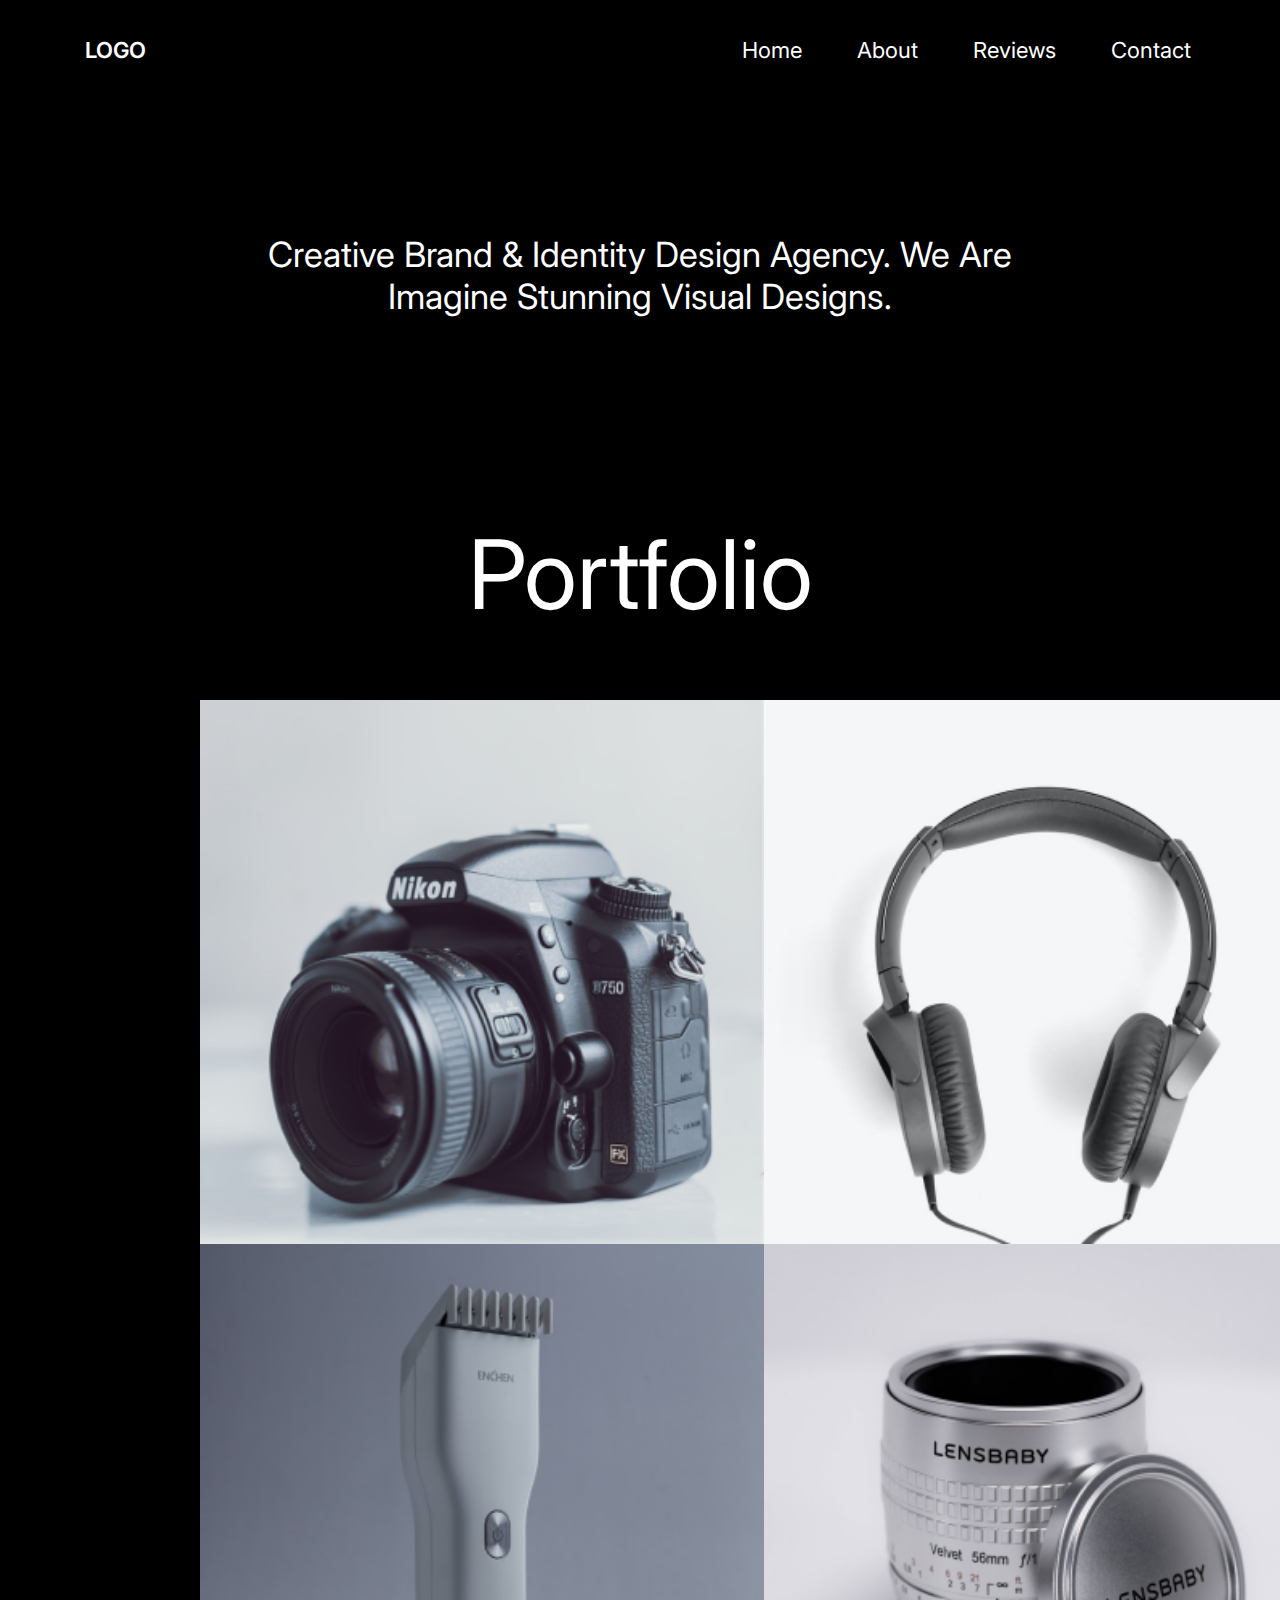
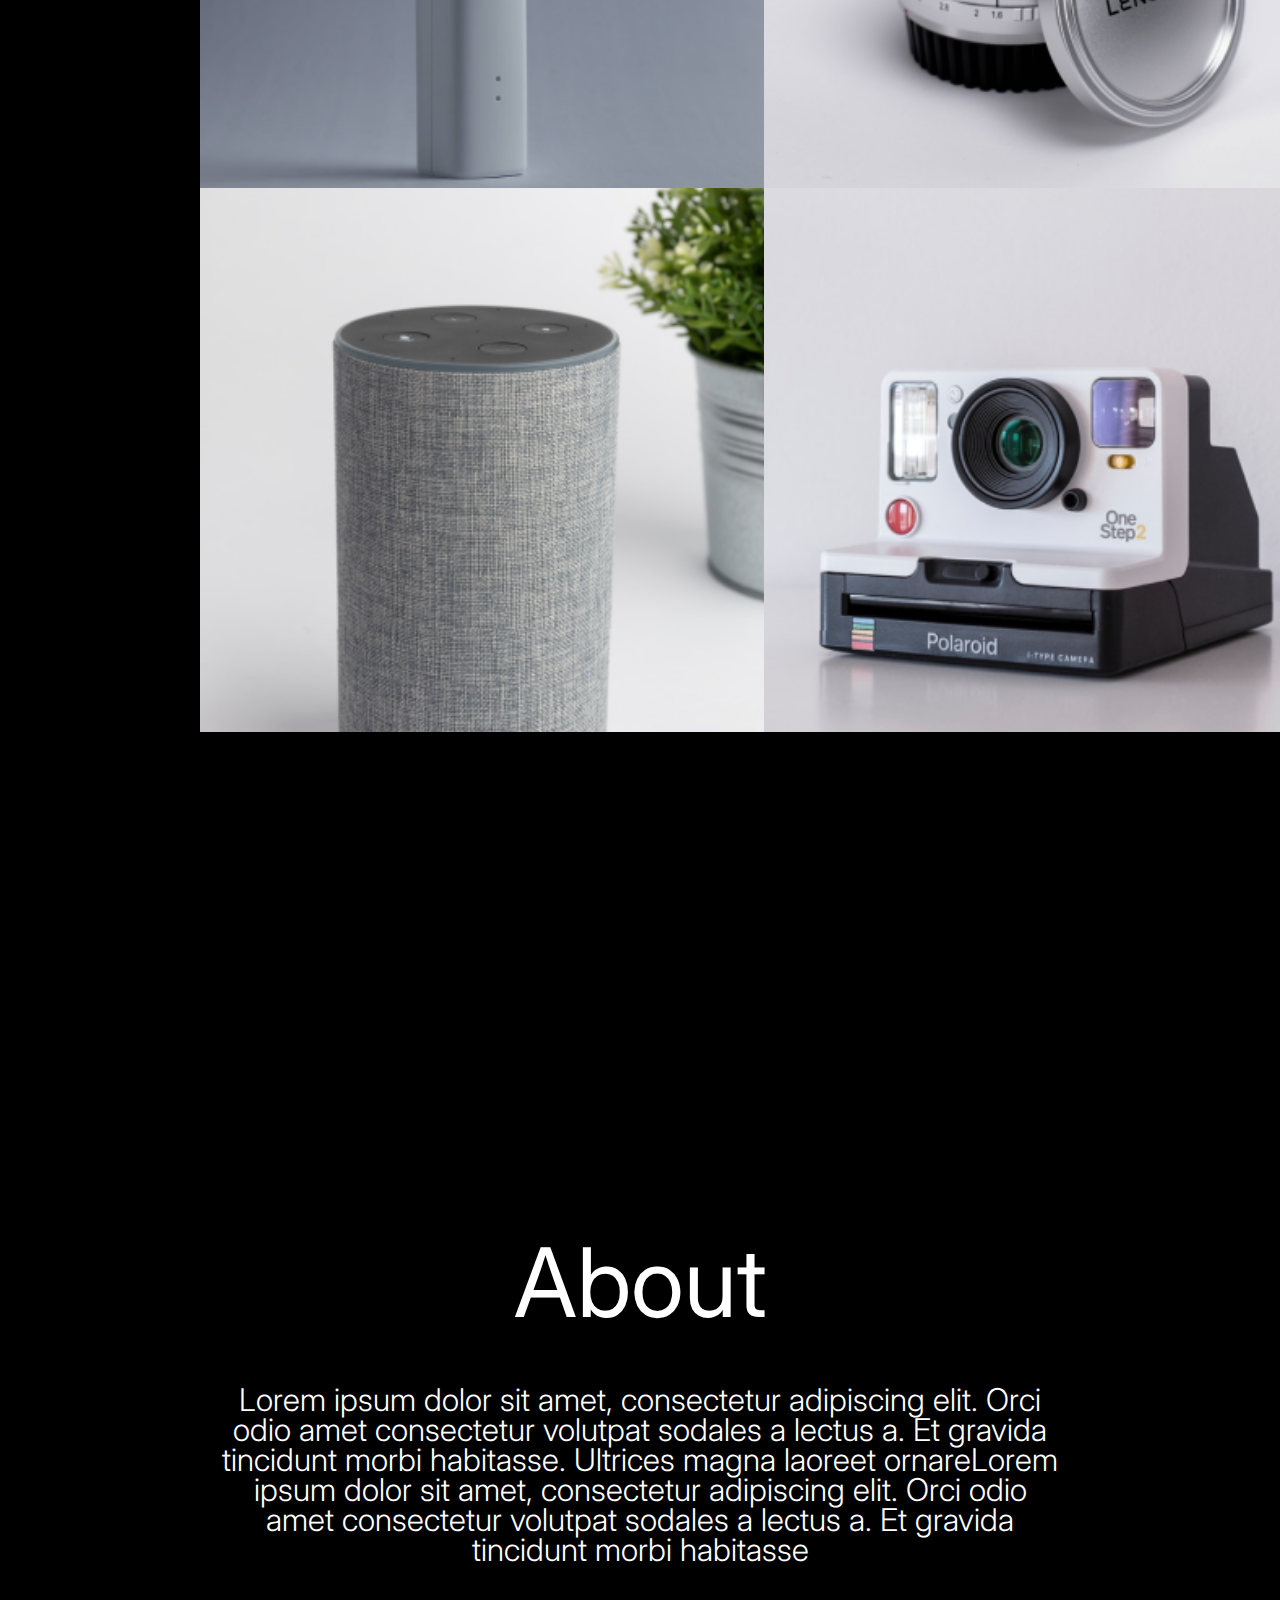
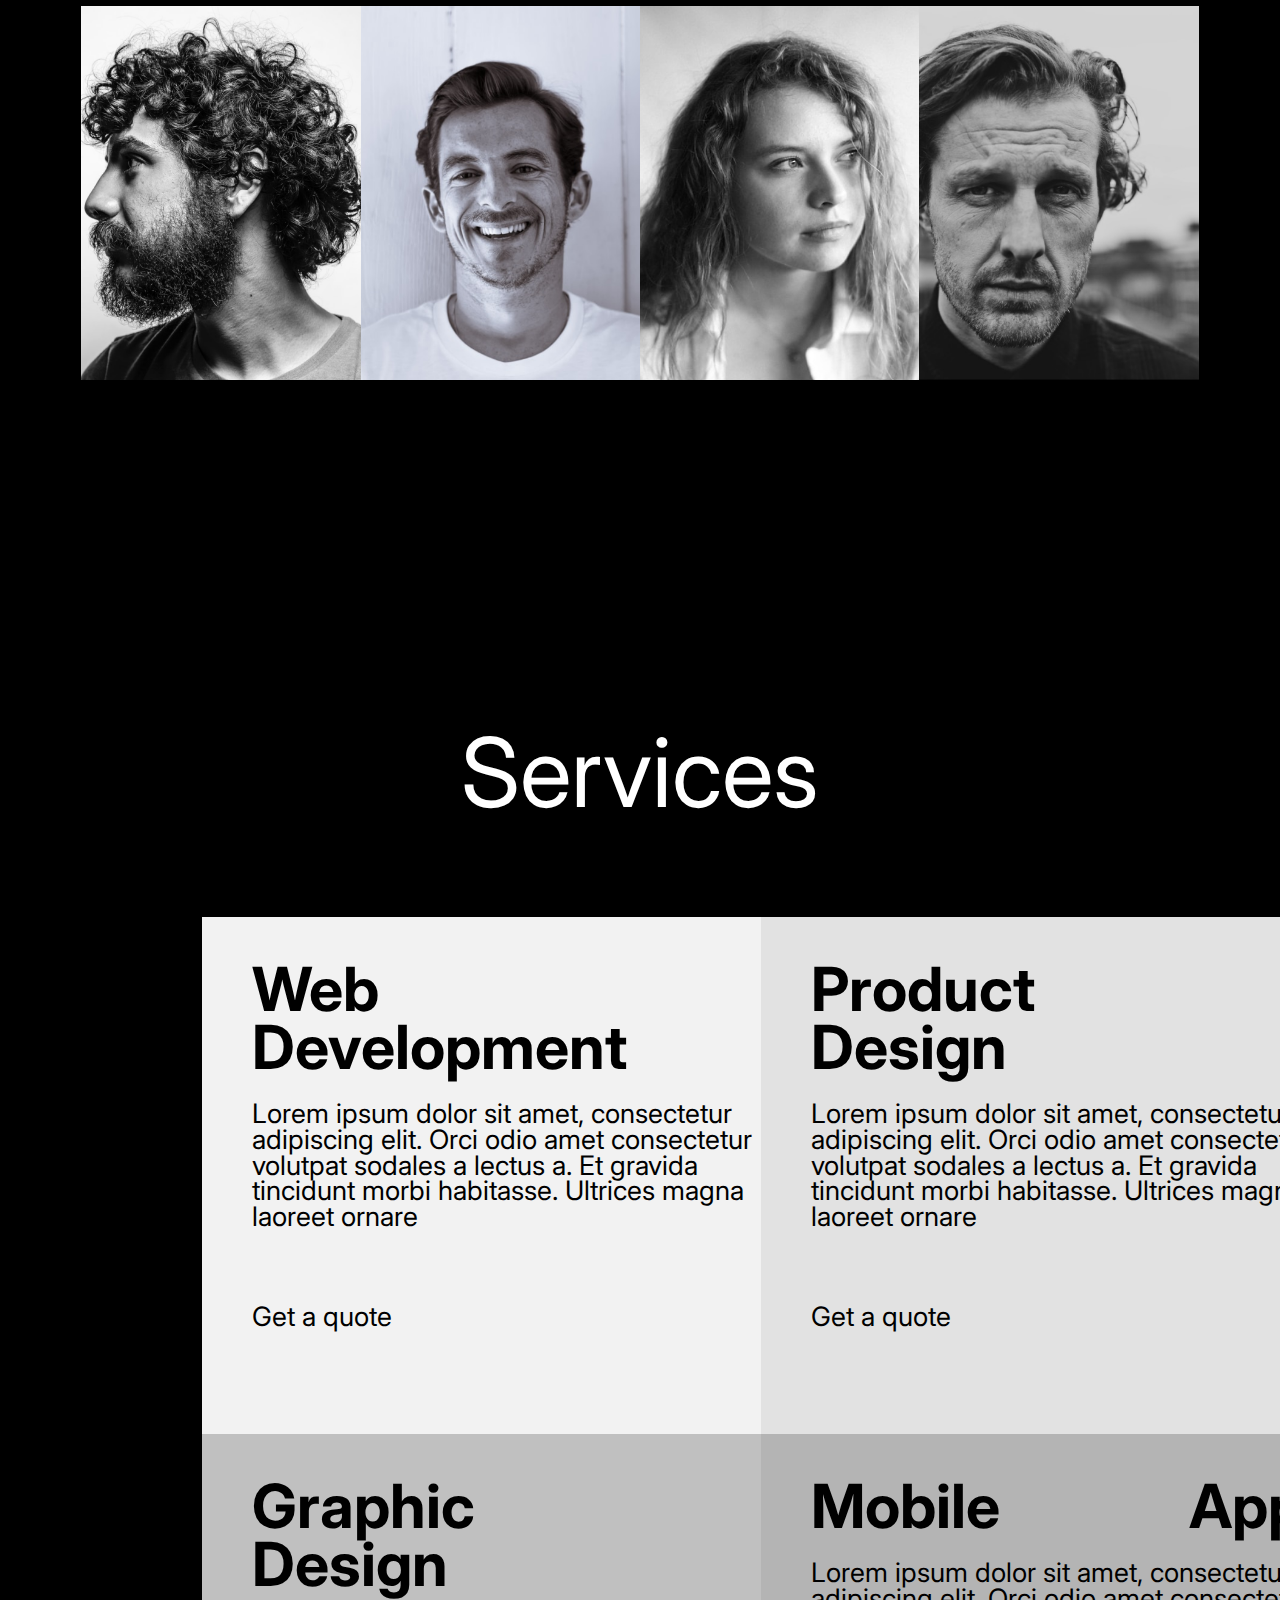
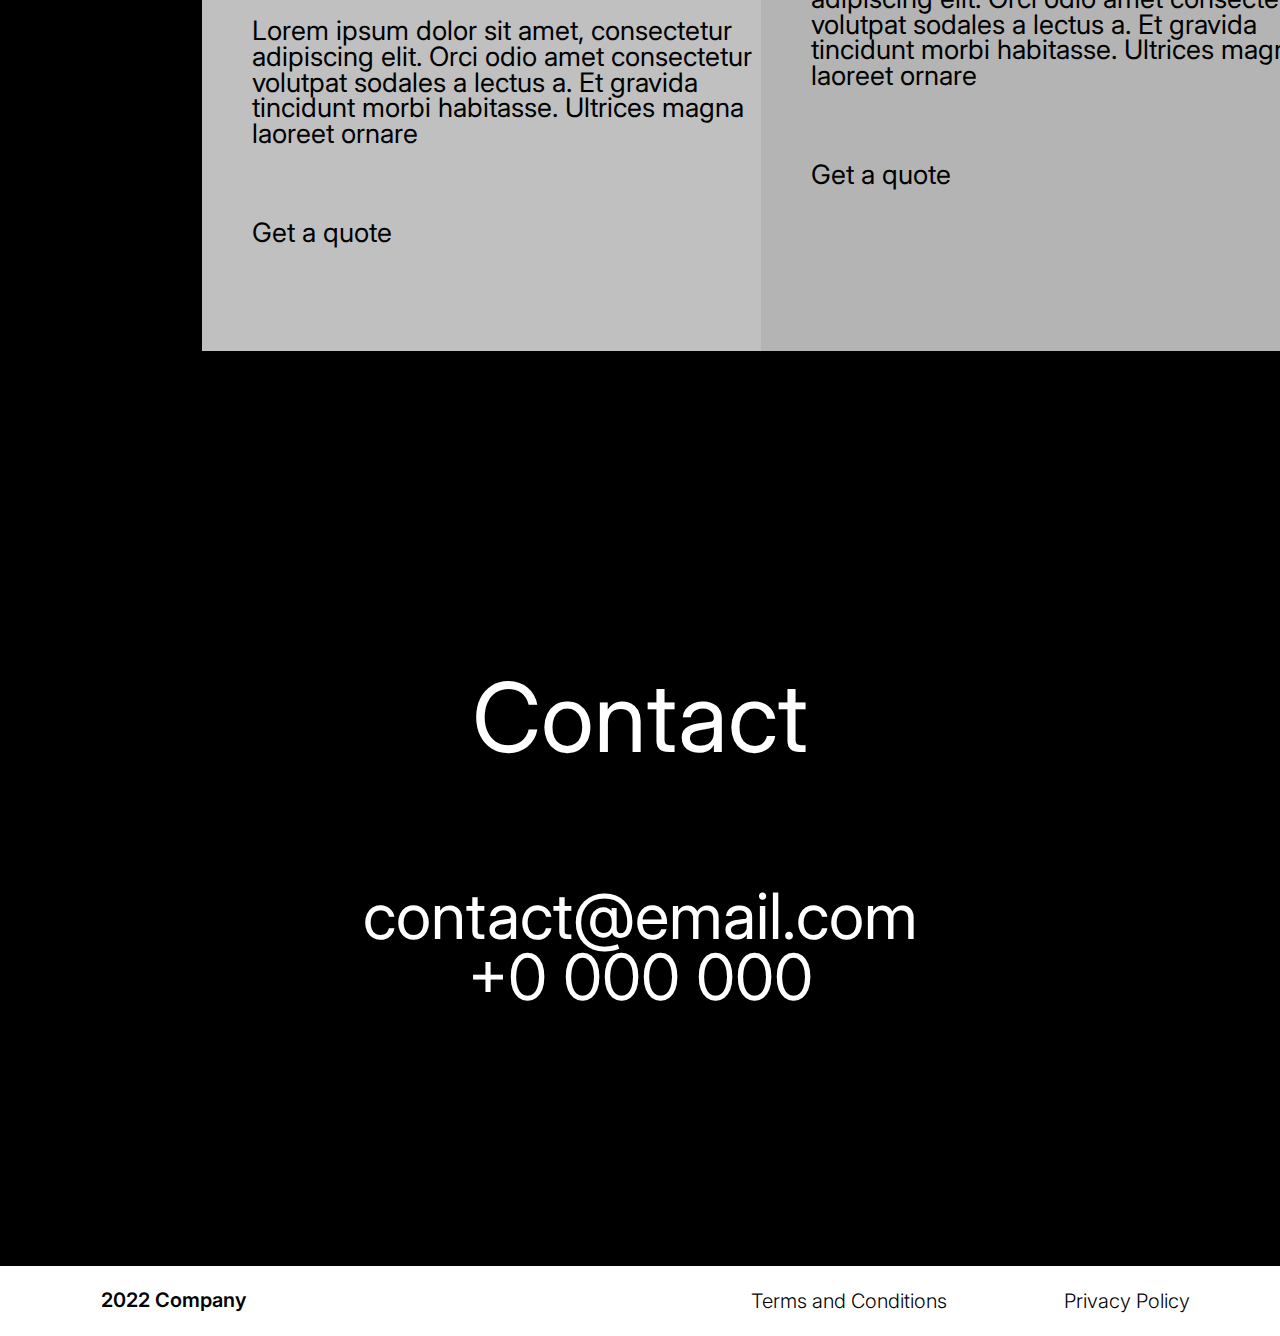
<file: index.html>
<!DOCTYPE html>
<html lang="en">
<head>
    <meta charset="UTF-8">
    <meta http-equiv="X-UA-Compatible" content="IE=edge">
    <meta name="viewport" content="width=device-width, initial-scale=1.0">
    <link rel="stylesheet" href="style.css">
    <link rel="stylesheet" href="about.html">
    <title>Figma website remake</title>
</head>
<body>
    <header>
        <div class="logo">
            <p class="logo-text">LOGO</p>
        </div>
        <div class="header-links">
            <a href="index.html" class="header-link">Home</a>
            <a href="about.html" class="header-link">About</a>
            <a href="#" class="header-link">Reviews</a>
            <a href="#" class="header-link">Contact</a>
        </div>
    </header>
    <div class="first-text-container">
        <p class="first-text">Creative Brand & Identity Design Agency. We Are Imagine Stunning Visual Designs.</p>
    </div>
    <div class="picture-portfolio">
        <div class="picture-portfolio-title">
            <h1 class="first-page-title">Portfolio</h1>
        </div>
        <div class="picture-portfolio-pics">
            <div class="portfolio-pic-container"><img src="/media/Screenshot 2023-03-02 233104.png" class="portfolio-img"></div>
            <div class="portfolio-pic-container"><img src="/media/Screenshot 2023-03-02 233447.png" class="portfolio-img"></div>
            <div class="portfolio-pic-container"><img src="/media/Screenshot 2023-03-02 233225.png" class="portfolio-img"></div>
            <div class="portfolio-pic-container"><img src="/media/Screenshot 2023-03-02 233258.png" class="portfolio-img"></div>
            <div class="portfolio-pic-container"><img src="/media/Screenshot 2023-03-02 233337.png" class="portfolio-img"></div>
            <div class="portfolio-pic-container"><img src="/media/Screenshot 2023-03-02 233416.png" class="portfolio-img"></div>
        </div>
    </div>
    <div class="about-container">
        <div class="about-title">
            <h1 class="first-page-title">About</h1>
        </div>
        <div class="about-text">
            <p class="about-text-1">Lorem ipsum dolor sit amet, consectetur adipiscing elit. Orci odio amet consectetur volutpat sodales a lectus a. Et gravida tincidunt morbi habitasse. Ultrices magna laoreet ornareLorem ipsum dolor sit amet, consectetur adipiscing elit. Orci odio amet consectetur volutpat sodales a lectus a. Et gravida tincidunt morbi habitasse</p>
        </div>
        <div class="about-pics">
            <div class="about-pic-container"><img src="/media/Screenshot 2023-03-06 101414.png" class="about-img"></div>
            <div class="about-pic-container"><img src="/media/Screenshot 2023-03-06 101437.png" class="about-img"></div>
            <div class="about-pic-container"><img src="/media/Screenshot 2023-03-06 101502.png" class="about-img"></div>
            <div class="about-pic-container"><img src="/media/Screenshot 2023-03-06 101527.png" class="about-img"></div>
        </div>
    </div>
    <div class="services-container">
        <div class="services-title">
            <h1 class="first-page-title">Services</h1>
        </div>
        <div class="service-boxes">
            <div class="service-box-1">
                <h2 class="service-box-title">Web Development</h2>
                <p class="service-box-descr">Lorem ipsum dolor sit amet, consectetur adipiscing elit. Orci odio amet consectetur volutpat sodales a lectus a. Et gravida tincidunt morbi habitasse. Ultrices magna laoreet ornare</p>
                <a href="#" class="quote-button">Get a quote</a>
            </div>
            <div class="service-box-2">
                <h2 class="service-box-title">Product Design</h2>
                <p class="service-box-descr">Lorem ipsum dolor sit amet, consectetur adipiscing elit. Orci odio amet consectetur volutpat sodales a lectus a. Et gravida tincidunt morbi habitasse. Ultrices magna laoreet ornare</p>
                <a href="#" class="quote-button">Get a quote</a>
            </div>
            <div class="service-box-3">
                <h2 class="service-box-title">Graphic Design</h2>
                <p class="service-box-descr">Lorem ipsum dolor sit amet, consectetur adipiscing elit. Orci odio amet consectetur volutpat sodales a lectus a. Et gravida tincidunt morbi habitasse. Ultrices magna laoreet ornare</p>
                <a href="#" class="quote-button">Get a quote</a>
            </div>
            <div class="service-box-4">
                <h2 class="service-box-title">Mobile App</h2>
                <p class="service-box-descr">Lorem ipsum dolor sit amet, consectetur adipiscing elit. Orci odio amet consectetur volutpat sodales a lectus a. Et gravida tincidunt morbi habitasse. Ultrices magna laoreet ornare</p>
                <a href="#" class="quote-button">Get a quote</a>
            </div>
        </div>
    </div>
    <div class="contact-container">
        <div class="contact-title">
            <h1 class="first-page-title">Contact</h1>
        </div>
        <div class="contact-email">
            <p class="contact-text">contact@email.com</p>
        </div>
        <div class="contact-phone-num">
            <p class="contact-text">+0 000 000</p>
        </div>
    </div>
    <footer>
        <div class="footer-left-links">
            <a href="#" class="left-footer-link">2022 Company</a>
        </div>
        <div class="footer-right-links">
            <a href="#" class="right-footer-link">Terms and Conditions</a>
            <a href="#" class="right-footer-link">Privacy Policy</a>
        </div>
    </footer>
</body>
</html>
</file>
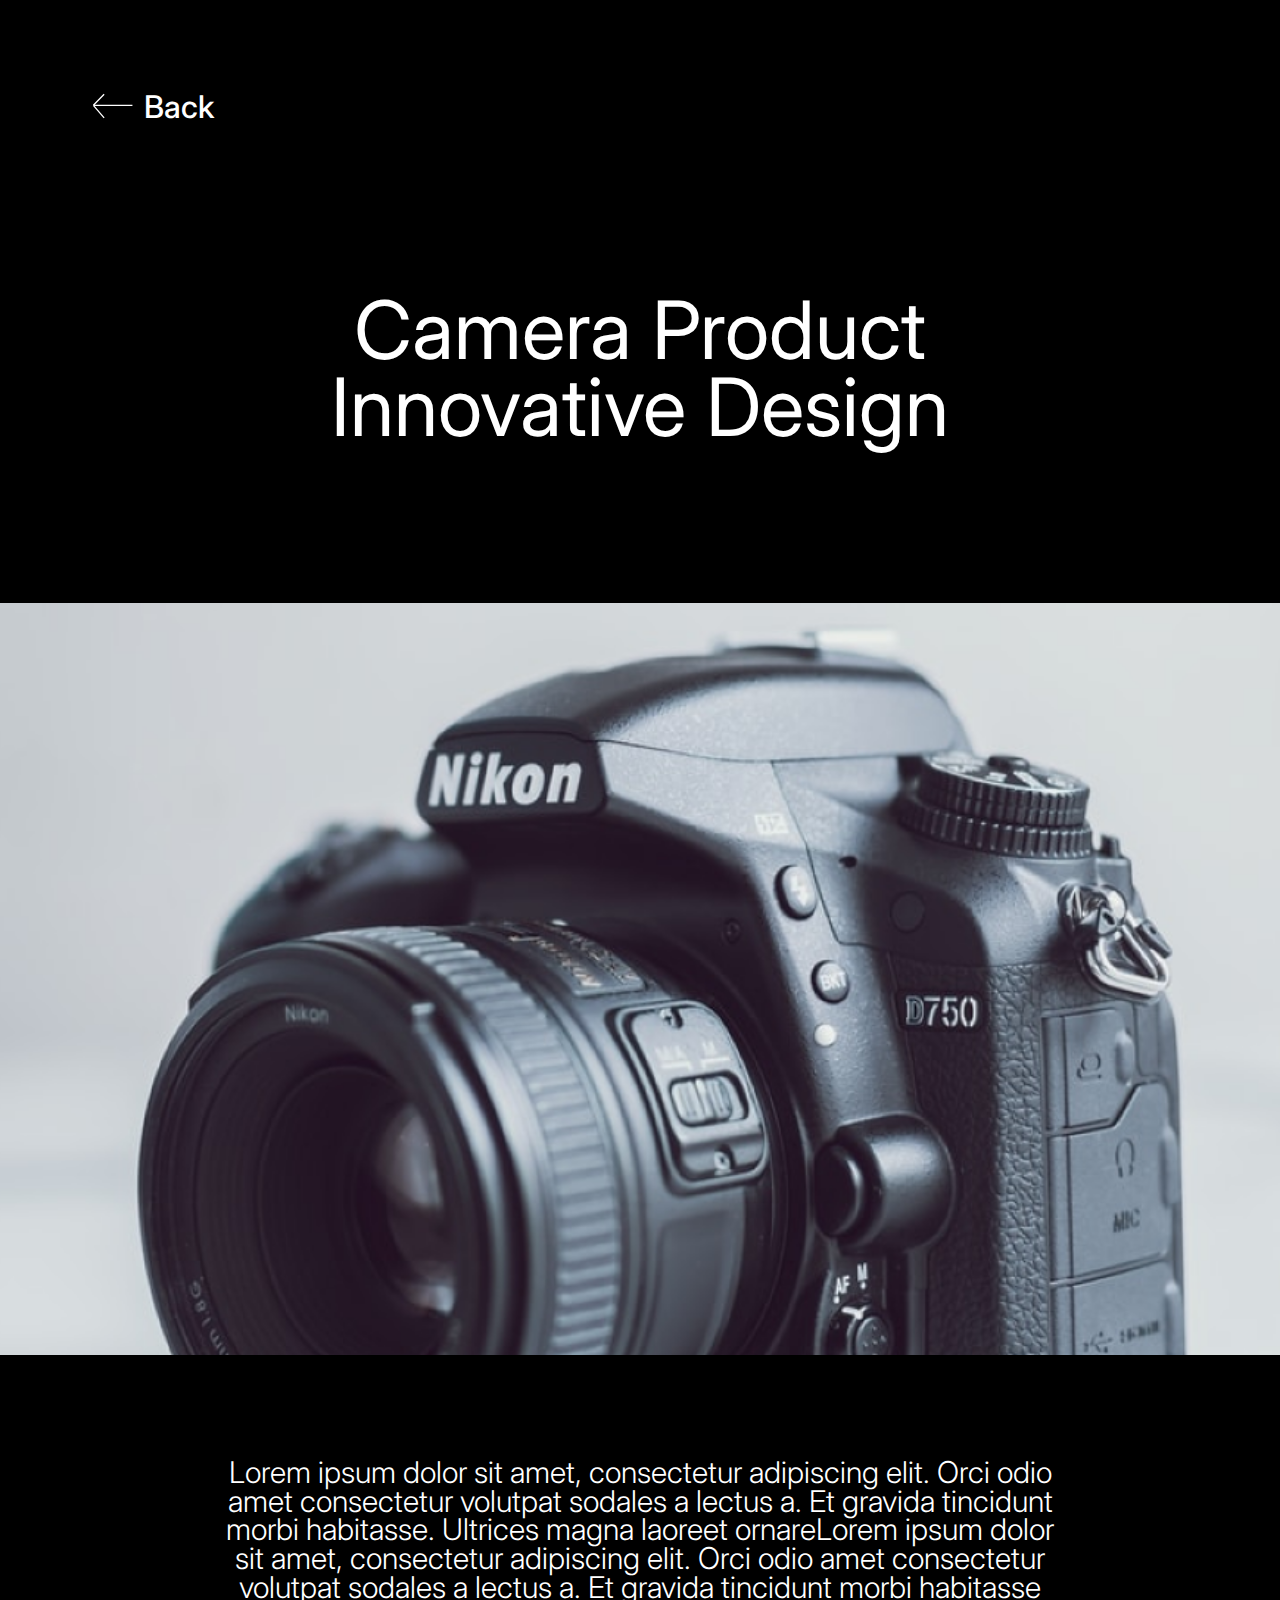
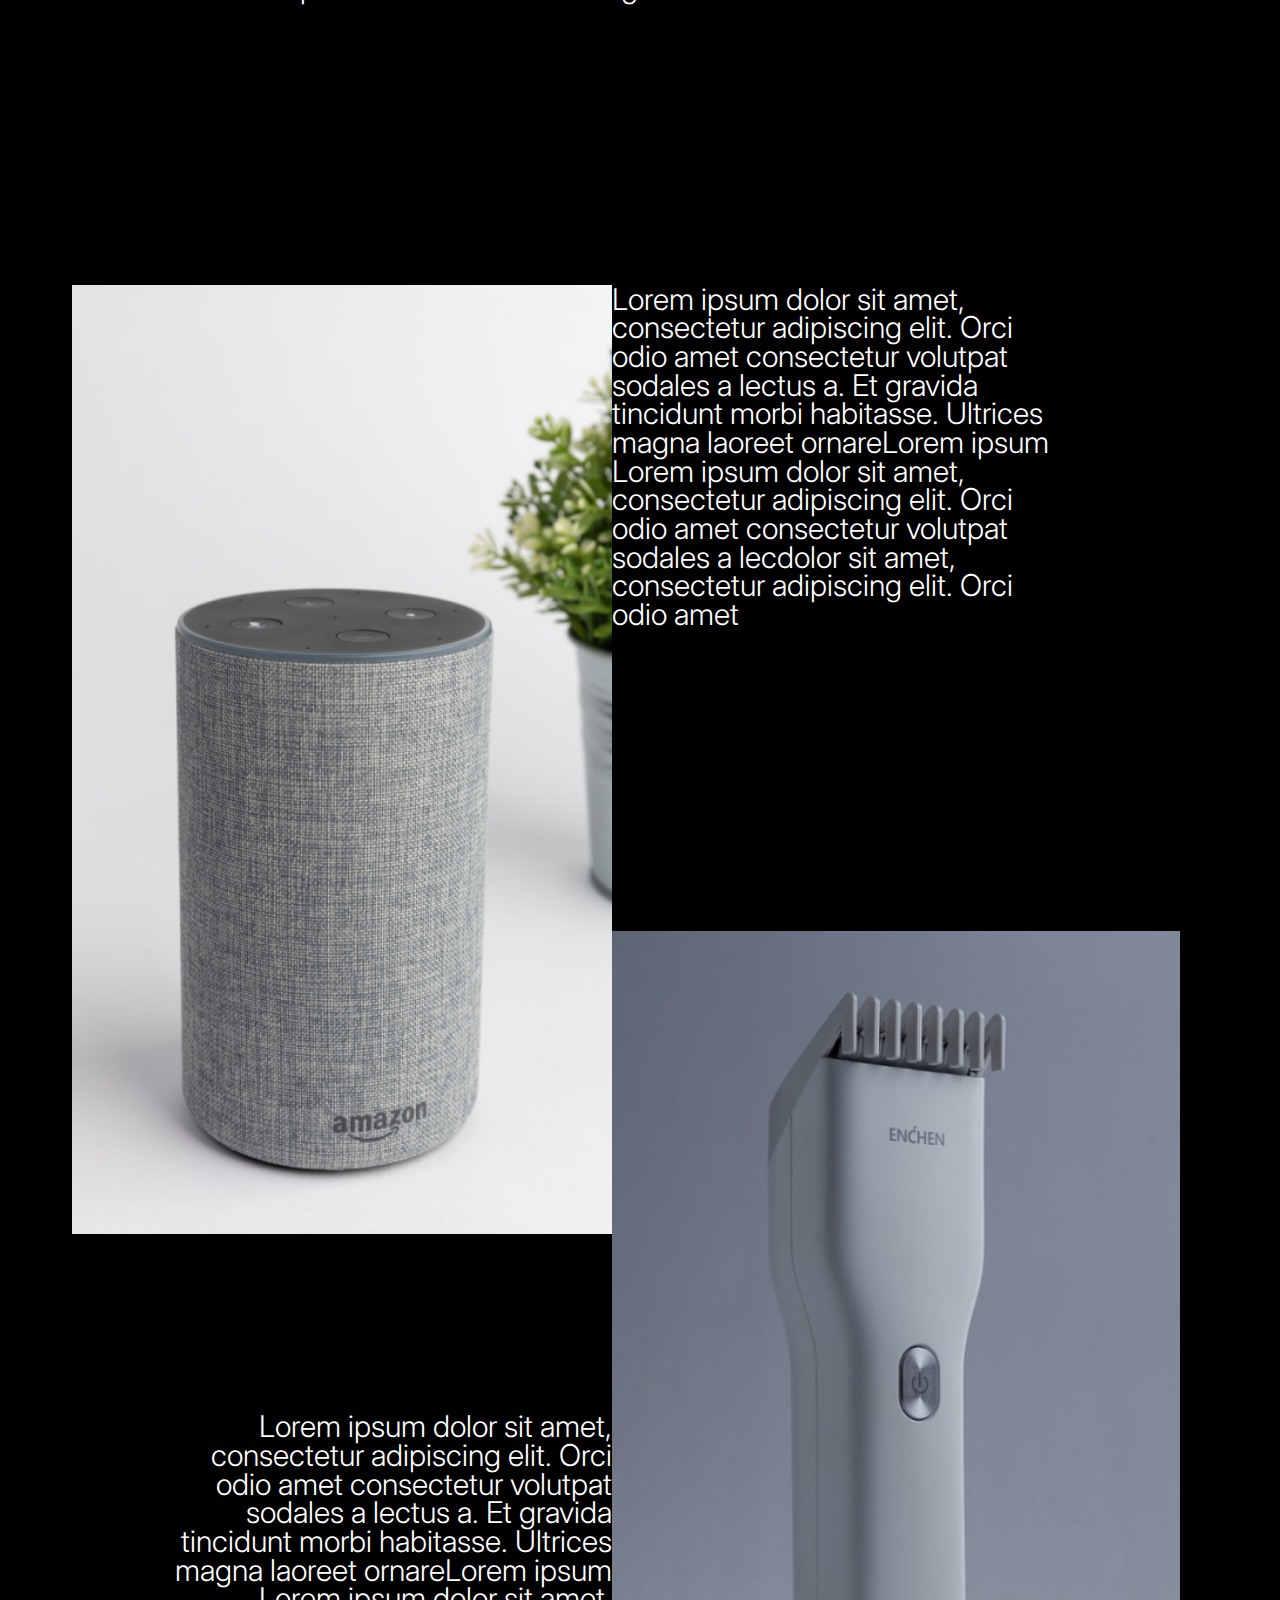
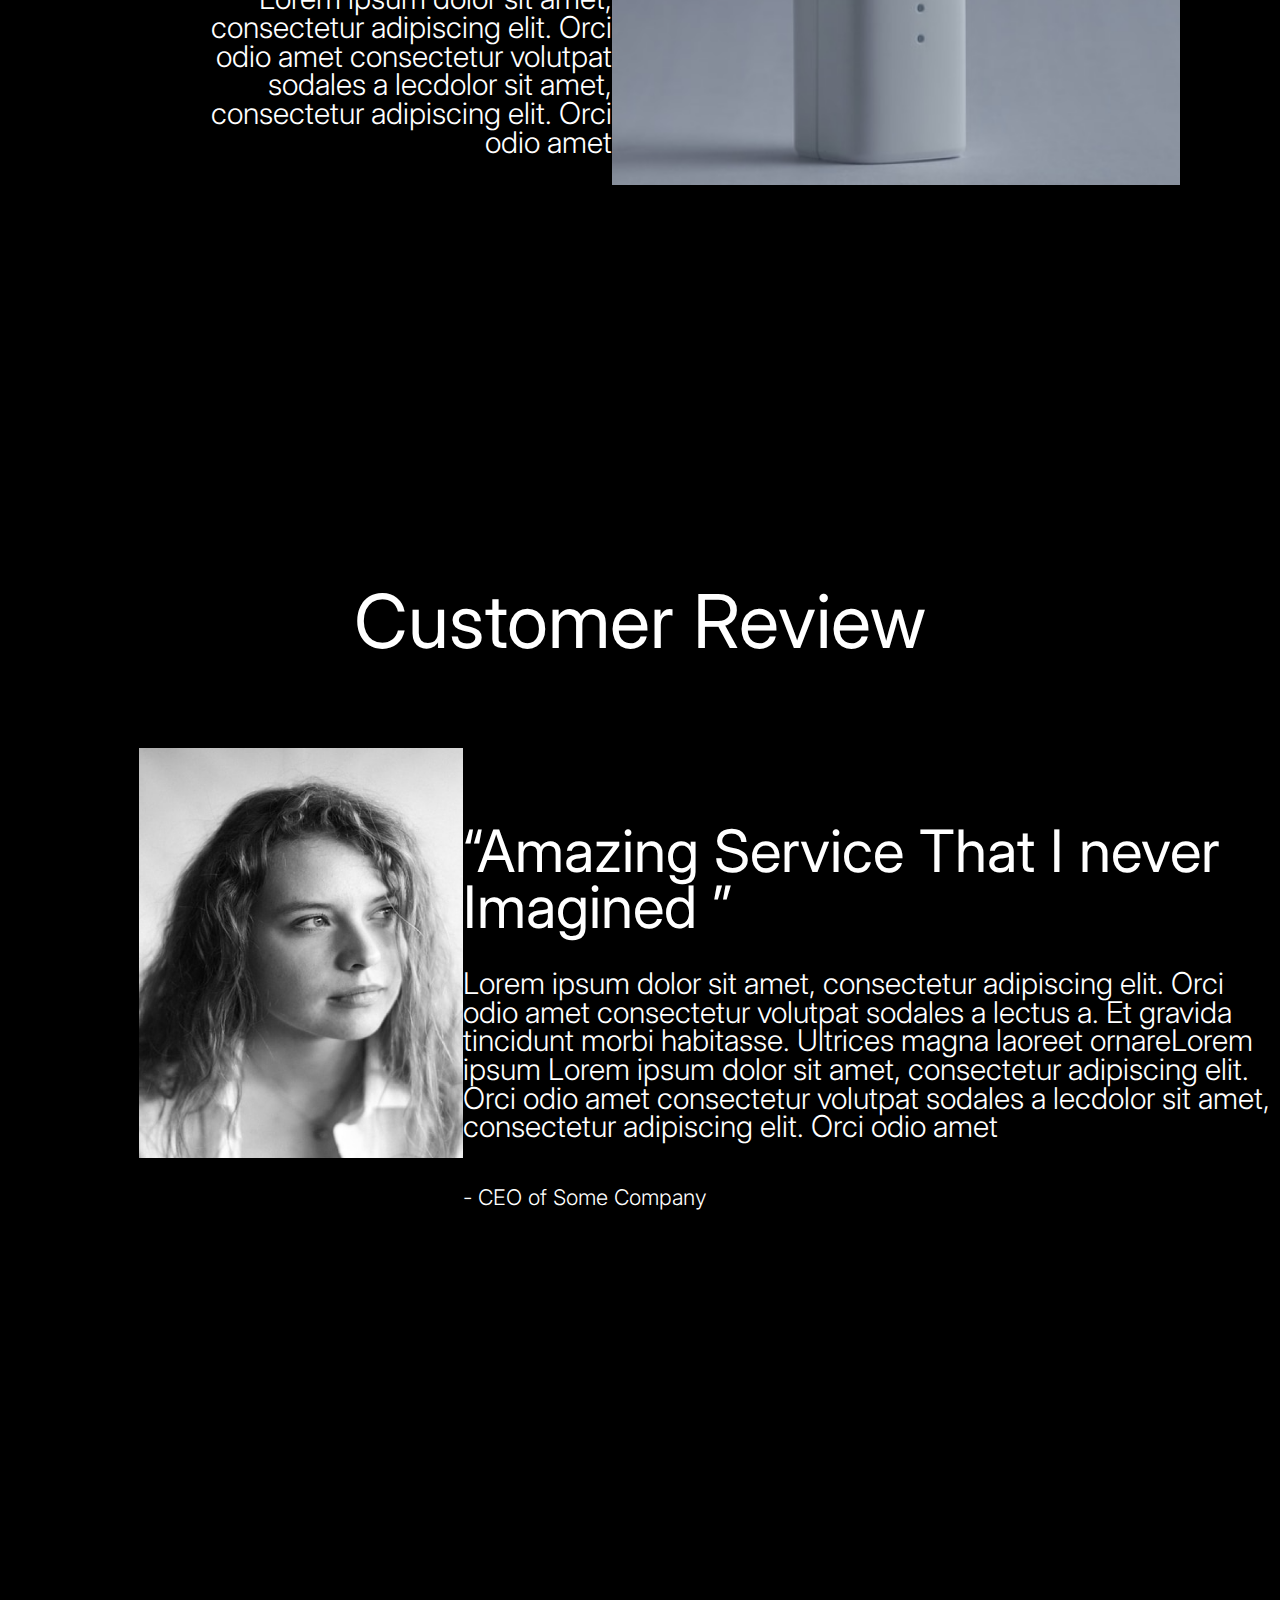
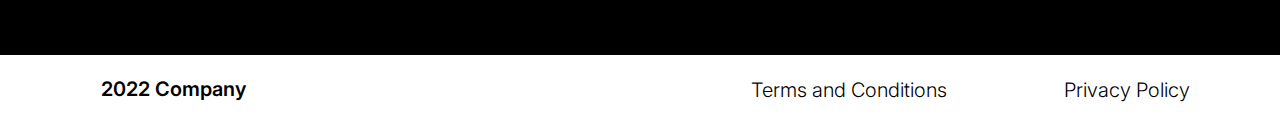
<file: about.html>
<!DOCTYPE html>
<html lang="en">
<head>
    <meta charset="UTF-8">
    <meta http-equiv="X-UA-Compatible" content="IE=edge">
    <meta name="viewport" content="width=device-width, initial-scale=1.0">
    <link rel="stylesheet" href="style.css">
    <title>About</title>
</head>
<body>
    <div class="main-container">
        <div class="back-container">
            <div class="arrow">
                <a href="index.html"><img src="/media/Vector 1.svg" alt="arrow" class="arrow-pic"></a>
            </div>
            <div class="back-link-container">
                <a href="index.html" class="back-link">Back</a>
            </div>
        </div>
        <div class="camera-container">
            <div class="camera-title">
                <h1 class="second-page-titles">Camera Product Innovative Design</h1>
            </div>
            <div class="camera-pic-container">
                <img src="media/Screenshot 2023-03-06 154849.png" alt="camera" class="camera-pic">
            </div>
            <div class="camera-text-container">
                <p class="camera-text">Lorem ipsum dolor sit amet, consectetur adipiscing elit. Orci odio amet consectetur volutpat sodales a lectus a. Et gravida tincidunt morbi habitasse. Ultrices magna laoreet ornareLorem ipsum dolor sit amet, consectetur adipiscing elit. Orci odio amet consectetur volutpat sodales a lectus a. Et gravida tincidunt morbi habitasse</p>
            </div>
        </div>
        <div class="pics-and-text-container">
            <div class="column-1">
                <div class="pics-and-text-1">
                    <img src="media/scren.png" alt="amazon vibrator" class="picture-item">
                </div>
                <div class="pics-and-text-2">
                    <p class="text-item">Lorem ipsum dolor sit amet, consectetur adipiscing elit. Orci odio amet consectetur volutpat sodales a lectus a. Et gravida tincidunt morbi habitasse. Ultrices magna laoreet ornareLorem ipsum Lorem ipsum dolor sit amet, consectetur adipiscing elit. Orci odio amet consectetur volutpat sodales a lecdolor sit amet, consectetur adipiscing elit. Orci odio amet</p>
                </div>
            </div>
            <div class="column-2">
                <div class="pics-and-text-3">
                    <p class="text-item">Lorem ipsum dolor sit amet, consectetur adipiscing elit. Orci odio amet consectetur volutpat sodales a lectus a. Et gravida tincidunt morbi habitasse. Ultrices magna laoreet ornareLorem ipsum Lorem ipsum dolor sit amet, consectetur adipiscing elit. Orci odio amet consectetur volutpat sodales a lecdolor sit amet, consectetur adipiscing elit. Orci odio amet</p>
                </div>
                <div class="pics-and-text-4">
                    <img src="media/scren2.png" alt="electric razor" class="picture-item-2">
                </div>
            </div>
        </div>
        <div class="customer-review-container">
            <div class="customer-review-title-container">
                <h1 class="customer-review-title">Customer Review</h1>
            </div>
            <div class="customer-review-columns">
                <div class="customer-review-column-1">
                    <img src="media/Screenshot 1.png" alt="woman" class="pic-of-woman">
                </div>
                <div class="customer-review-column-2">
                    <h2 class="title-of-woman">“Amazing Service That I never Imagined ”</h2>
                    <p class="long-woman-text">Lorem ipsum dolor sit amet, consectetur adipiscing elit. Orci odio amet consectetur volutpat sodales a lectus a. Et gravida tincidunt morbi habitasse. Ultrices magna laoreet ornareLorem ipsum Lorem ipsum dolor sit amet, consectetur adipiscing elit. Orci odio amet consectetur volutpat sodales a lecdolor sit amet, consectetur adipiscing elit. Orci odio amet</p>
                    <p class="short-woman-text">- CEO of Some Company</p>
                </div>
            </div>
        </div>
    </div>
    <footer>
        <div class="footer-left-links">
            <a href="#" class="left-footer-link">2022 Company</a>
        </div>
        <div class="footer-right-links">
            <a href="#" class="right-footer-link">Terms and Conditions</a>
            <a href="#" class="right-footer-link">Privacy Policy</a>
        </div>
    </footer>
</body>
</html>
</file>
<file: style.css>
@import url('https://fonts.googleapis.com/css2?family=Inter:wght@300;400;600&display=swap%27');

* {
    box-sizing: border-box;
    padding: 0;
    margin: 0;
}

header {
    display: flex;
    flex-direction: row;
    background-color: #000;
    color: #fff;
    height: 100px;
    width: 100%;
    align-items: center;
    justify-content: space-between;
    padding: 0 88.65px 0 84.55px;
}

.logo-text{
    font-family: 'Inter', sans-serif;
    font-style: normal;
    font-weight: 600;
    font-size: 22.15px;
    line-height: 26.81px;
}

.header-links{
    display: flex;
    width: 449px;
    height: 27px;
    justify-content: space-between;
}

.header-link{
    font-family: 'Inter', sans-serif;
    font-style: normal;
    text-decoration: none;
    color: #fff;
    font-weight: 400;
    font-size: 22.15px;
    line-height: 26.81px;
}

.first-text-container{
    display: flex;
    height: 350px;
    width: 100%;
    background-color: #000;
    justify-content: center;
    align-items: center;
}

.first-text{
    color: #fff;
    font-family: 'Inter', sans-serif;
    font-style: normal;
    width: 762.29px;
    height: auto;
    font-size: 34.84px;
    text-align: center;
}

.picture-portfolio{
    display: flex;
    justify-content: center;
    background-color: #000;
    width: 100%;
    flex-direction: column;
}

.picture-portfolio-title{
    display: flex;
    height: 250px;
    align-items: center;
    justify-content: center;
}

.first-page-title{
    color: #fff;
    font-family: 'Inter', sans-serif;
    font-style: normal;
    font-weight: 400;
    font-size: 96px;
    line-height: 91.7px;
}

.picture-portfolio-pics{
    display: grid;
    grid-template-columns: repeat(2, 1fr);
    padding: 0 200px;
}

.portfolio-pic-container {
    display: flex;
    justify-content: center;
    align-items: center;
}

.portfolio-img{
    height: 544.16px;
    width: 563.57px;
}

.about-container{
    display: flex;
    width: 100%;
    background-color: #000;
    height: auto;
    flex-direction: column; 
    padding: 505px 0 0;
}

.about-title{
    display: flex;
    justify-content: center;
}

.about-text-1{
    color: #fff;
    font-family: 'Inter', sans-serif;
    font-style: normal;
    font-weight: 300;
    font-size: 31.38px;
    line-height: 29.98px;
    text-align: center;
}

.about-text{
    display: flex;
    padding: 55.97px 220px 0;
}

.about-img{
    width: 279.32px;
    height: 374.46px;
}

.about-pics{
    display: flex;
    justify-content: center;
    flex-direction: row;
    padding: 40.72px 0 0;
}

.services-container{
    display: flex;
    width: 100%;
    background-color: #000;
    height: auto;
    flex-direction: column;
    padding: 343.18px 0 0;
    justify-content: center;
}

.service-box-1{
    display: flex;
    background-color: #F2F2F2;
    width: 558.51px;
    height: 516.95px;
    flex-direction: column;
    padding: 0 0 0 50px;
}

.services-title{
    display: flex;
    justify-content: center;
}

.service-boxes{
    display: grid;
    grid-template-columns: repeat(2, 1fr);
    padding: 97.78px 202px 0;
}

.service-box-title{
    display: flex;
    font-family: 'Inter', sans-serif;
    font-weight: 700;
    font-size: 60.84px;
    line-height: 58.12px;
    word-spacing: 11rem;
    white-space: pre-line;
    padding: 43.07px 0 0;
}

.service-box-descr{
    font-family: 'Inter', sans-serif;
    font-weight: 400;
    font-size: 26.86px;
    line-height: 25.66px;
    padding: 25.26px 0 0;
    text-align: left;
}

.quote-button{
    list-style: none;
    font-family: 'Inter', sans-serif;
    color: #000;
    font-weight: 400;
    font-size: 26.86px;
    line-height: 25.66px;
    padding: 73.81px 0 0;    
}

.service-box-2{
    display: flex;
    background-color: #E2E2E2;
    width: 558.51px;
    height: 516.95px;
    flex-direction: column;
    padding: 0 0 0 50px;
}

.service-box-3{
    display: flex;
    background-color: #C0C0C0;
    width: 558.51px;
    height: 516.95px;
    flex-direction: column;
    padding: 0 0 0 50px;
}

.service-box-4{
    display: flex;
    background-color: #B4B4B4;
    width: 558.51px;
    height: 516.95px;
    flex-direction: column;
    padding: 0 0 0 50px;
}

.contact-container{
    display: flex;
    width: 100%;
    background-color: #000;
    height: auto;
    flex-direction: column; 
    padding: 320.91px 0 0;
}

.contact-title{
    display: flex;
    justify-content: center;
}

.contact-text{
    font-family: 'Inter', sans-serif;
    color: #FFFFFF;
    font-weight: 400;
    font-size: 63.79px;
    line-height: 60.94px;
    text-align: center;
}

.contact-email{
    padding: 122.63px 0 0;
}

.contact-phone-num{
    padding: 0 0 258.4px;
}

footer{
    display: flex;
    width: 100%;
    background-color: #FFFFFF;
    height: 70px;
    align-items: center;
    padding: 0 90.15px 0 100.68px;
    justify-content: space-between;
}

a{
    text-decoration: none;
}

.footer-right-links{
    display: flex;
    width: 439px;
    justify-content: space-between;
}

.left-footer-link{
    font-family: 'Inter', sans-serif;
    color: #000;
    font-weight: 600;
    font-size: 20px;
    line-height: 19.1px;
}

.right-footer-link{
    font-family: 'Inter', sans-serif;
    color: #000;
    font-weight: 300;
    font-size: 20px;
    line-height: 19.1px;
}

.main-container{
    background-color: #000;
    width: 100%;
    height: auto;
}

.back-container{
    display: flex;
    flex-direction: row;
    padding: 89.09px 90.77px 0;
}

.arrow{
    display: flex;
    align-items: center;
}

.arrow-pic{
    color: #fff;
    width: 43.33px;
    height: 25.45px;
}

.back-link{
    font-family: 'Inter', sans-serif;
    color: #fff;
    text-decoration: none;
    font-weight: 500;
    font-size: 31.32px;
    line-height: 37.9px;
    padding: 0 10px 0;
}

.camera-title{
    padding: 165.21px 296.43px 0;
    display: flex;
    justify-content: center;
    text-align: center;
}

.second-page-titles{
    font-family: 'Inter', sans-serif;
    color: #fff;
    font-weight: 400;
    font-size: 80.47px;
    line-height: 76.87px;
}

.camera-pic-container{
    display: flex;
    justify-content: center;
    padding: 156.87px 0 102.85px;
}

.camera-pic{
    width: 1336.84px;
    height: 752.5px;
}

.camera-text-container{
    display: flex;
    justify-content: center;
    padding: 0 212.06px 283.42px;
    text-align: center;
}

.camera-text{
    font-family: 'Inter', sans-serif;
    color: #fff;
    font-weight: 300;
    font-size: 30px;
    line-height: 28.66px;
}

.picture-item{
    width: 539.66px;
    height: 949.51px;
}

.picture-item-2{
    width: 567.94px;
    height: 853.92px;
}

.text-item{
    font-family: 'Inter', sans-serif;
    color: #fff;
    font-weight: 300;
    font-size: 30px;
    line-height: 28.66px;
    width: 438.69px;
    height: 377.11px;
}

.column-1{
    width: 665.28px;
    display: flex;
    flex-direction: column;
}

.column-2{
    width: 725.95px;
    display: flex;
    flex-direction: column;
}

.pics-and-text-container{
    display: flex;
    height: 1504.68px;
    justify-content: space-between;
}

.pics-and-text-1{
    display: flex;
    justify-content: flex-end;
}

.pics-and-text-2{
    display: flex;
    text-align: right;
    justify-content: right;
    padding: 178.06px 0 0;
}

.pics-and-text-4{
    padding: 269.54px 0 0;
}

.customer-review-container{
    display: flex;
    flex-direction: column;
    justify-content: center;
    padding: 396.4px 0 366.5px;
}

.customer-review-title-container{
    display: flex;
    justify-content: center;
    padding: 0 0 90.89px;
}

.customer-review-title{
    font-family: 'Inter', sans-serif;
    color: #fff;
    font-weight: 400;
    font-size: 74.36px;
    line-height: 71.03px;
}

.pic-of-woman{
    display: flex;
    width: 323.42px;
    height: 409.94px;
}

.customer-review-columns{
    display: flex;
    flex-direction: row;
    justify-content: space-between;
}

.customer-review-column-1{
    display: flex;
    justify-content: flex-end;
    width: 496.91px;
    height: 541.13px;
}

.customer-review-column-2{
    width: 877.48px;
    height: 541.13px;
}

.title-of-woman{
    font-family: 'Inter', sans-serif;
    color: #fff;
    font-weight: 400;
    font-size: 58.55px;
    line-height: 55.93px;
    padding: 75.23px 0 0;
    text-align: left;
}

.long-woman-text{
    font-family: 'Inter', sans-serif;
    color: #fff;
    font-weight: 300;
    font-size: 30px;
    line-height: 28.66px;
    padding: 34.16px 0 0;
    text-align: left;
}

.short-woman-text{
    font-family: 'Inter', sans-serif;
    color: #fff;
    font-weight: 300;
    font-size: 21.59px;
    line-height: 20.63px;
    padding: 46px 0 0;
}
</file>
